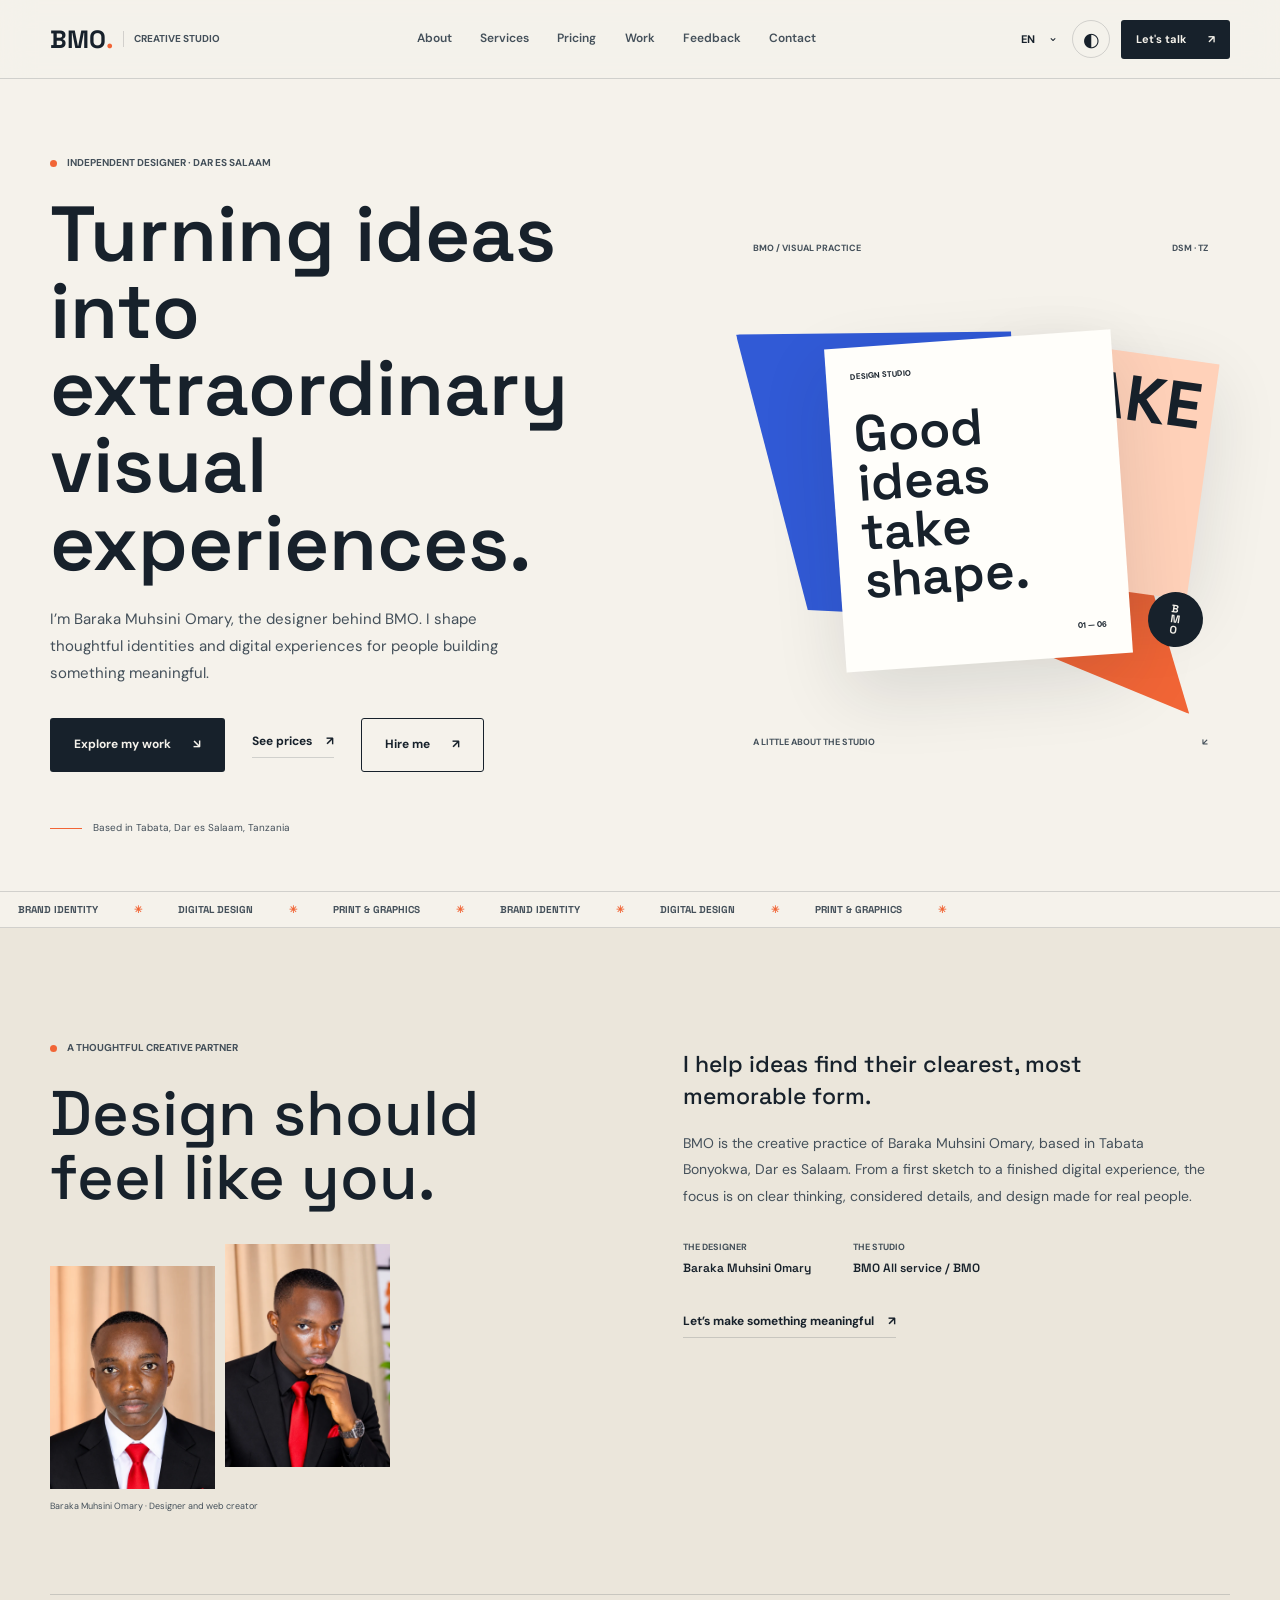
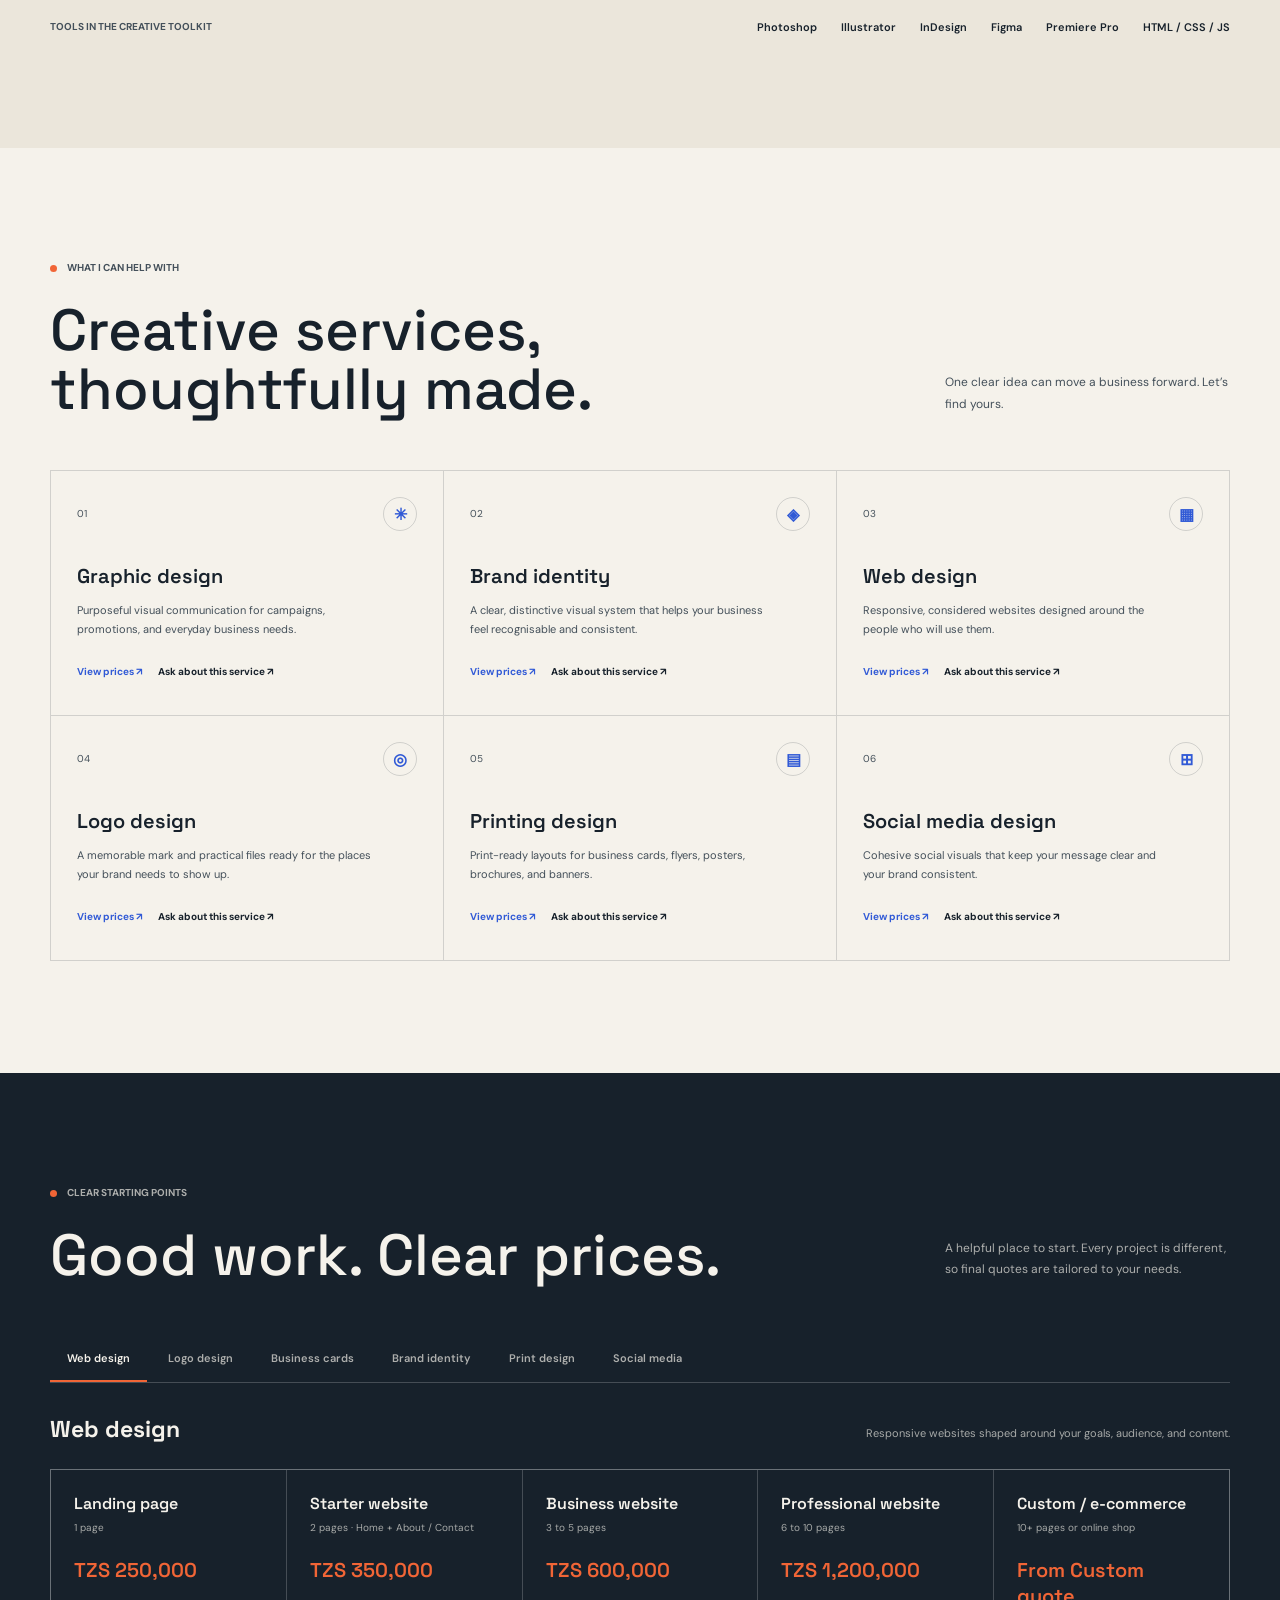
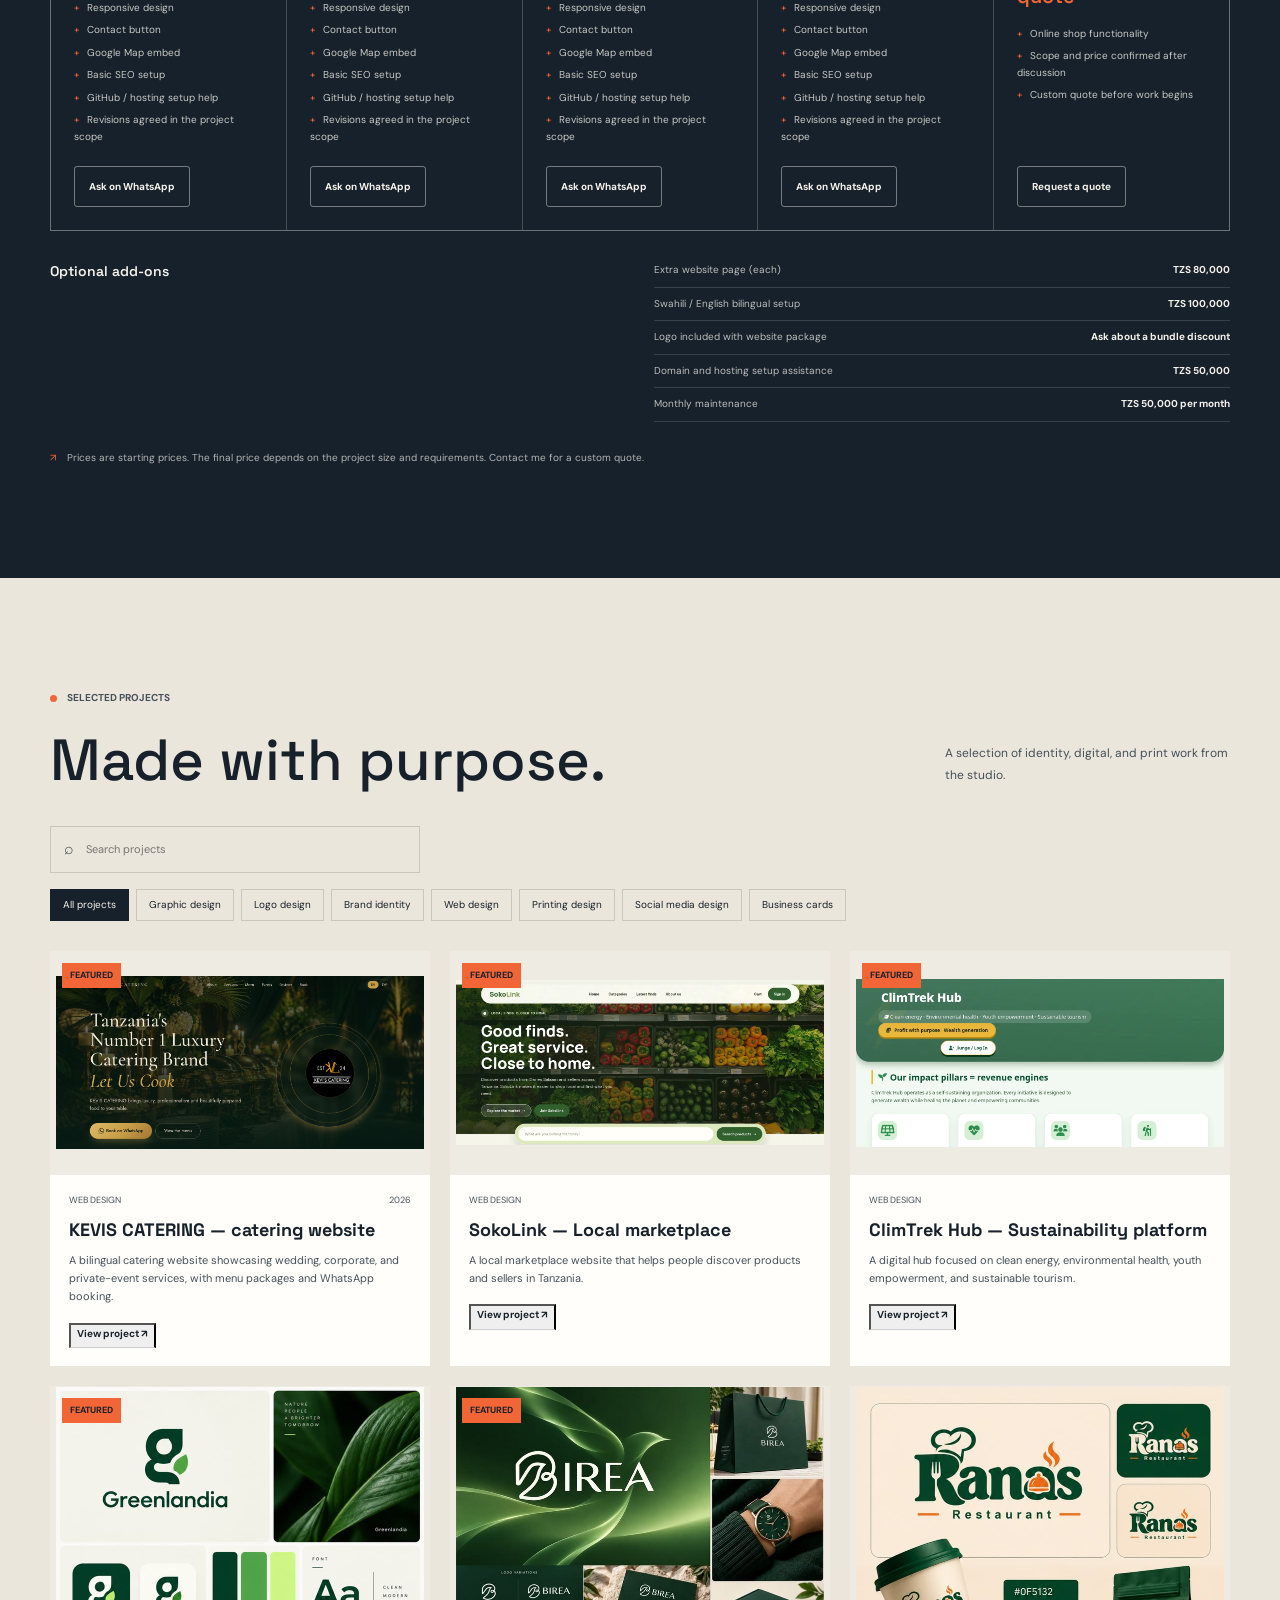
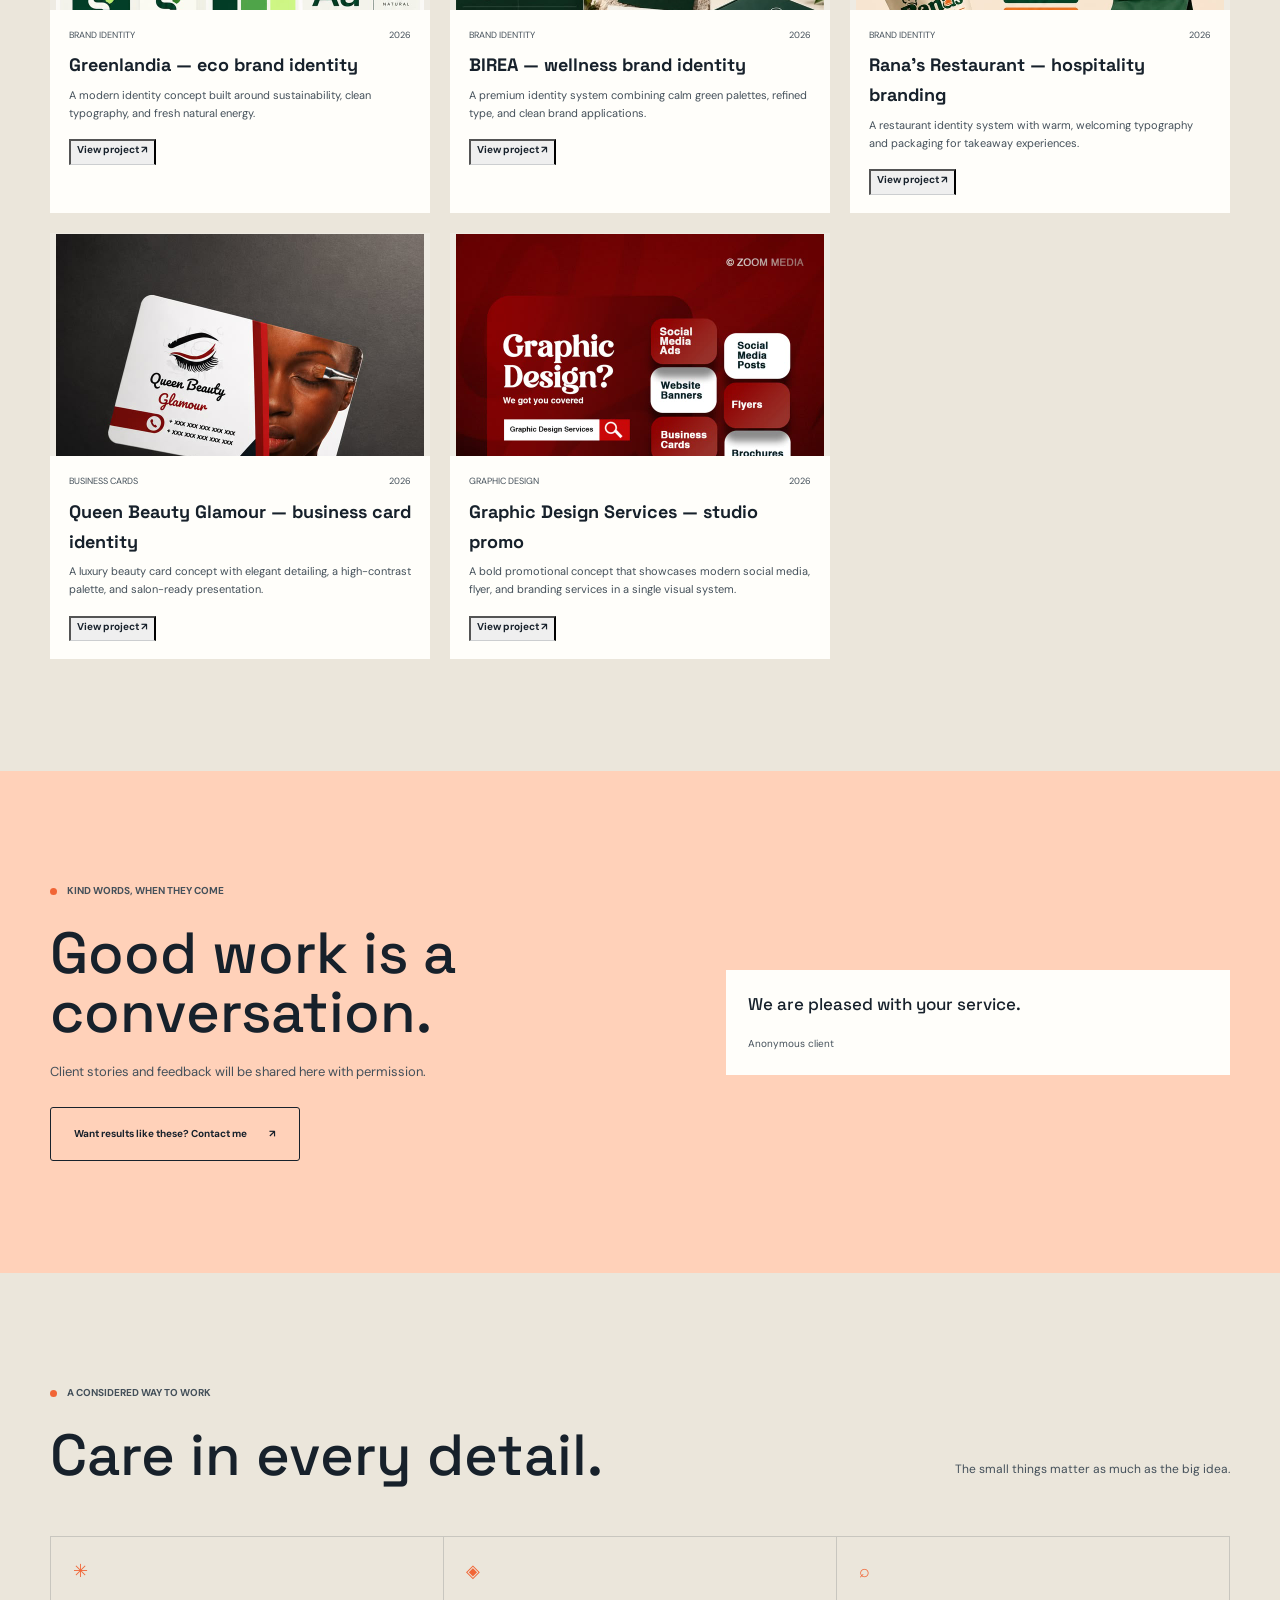
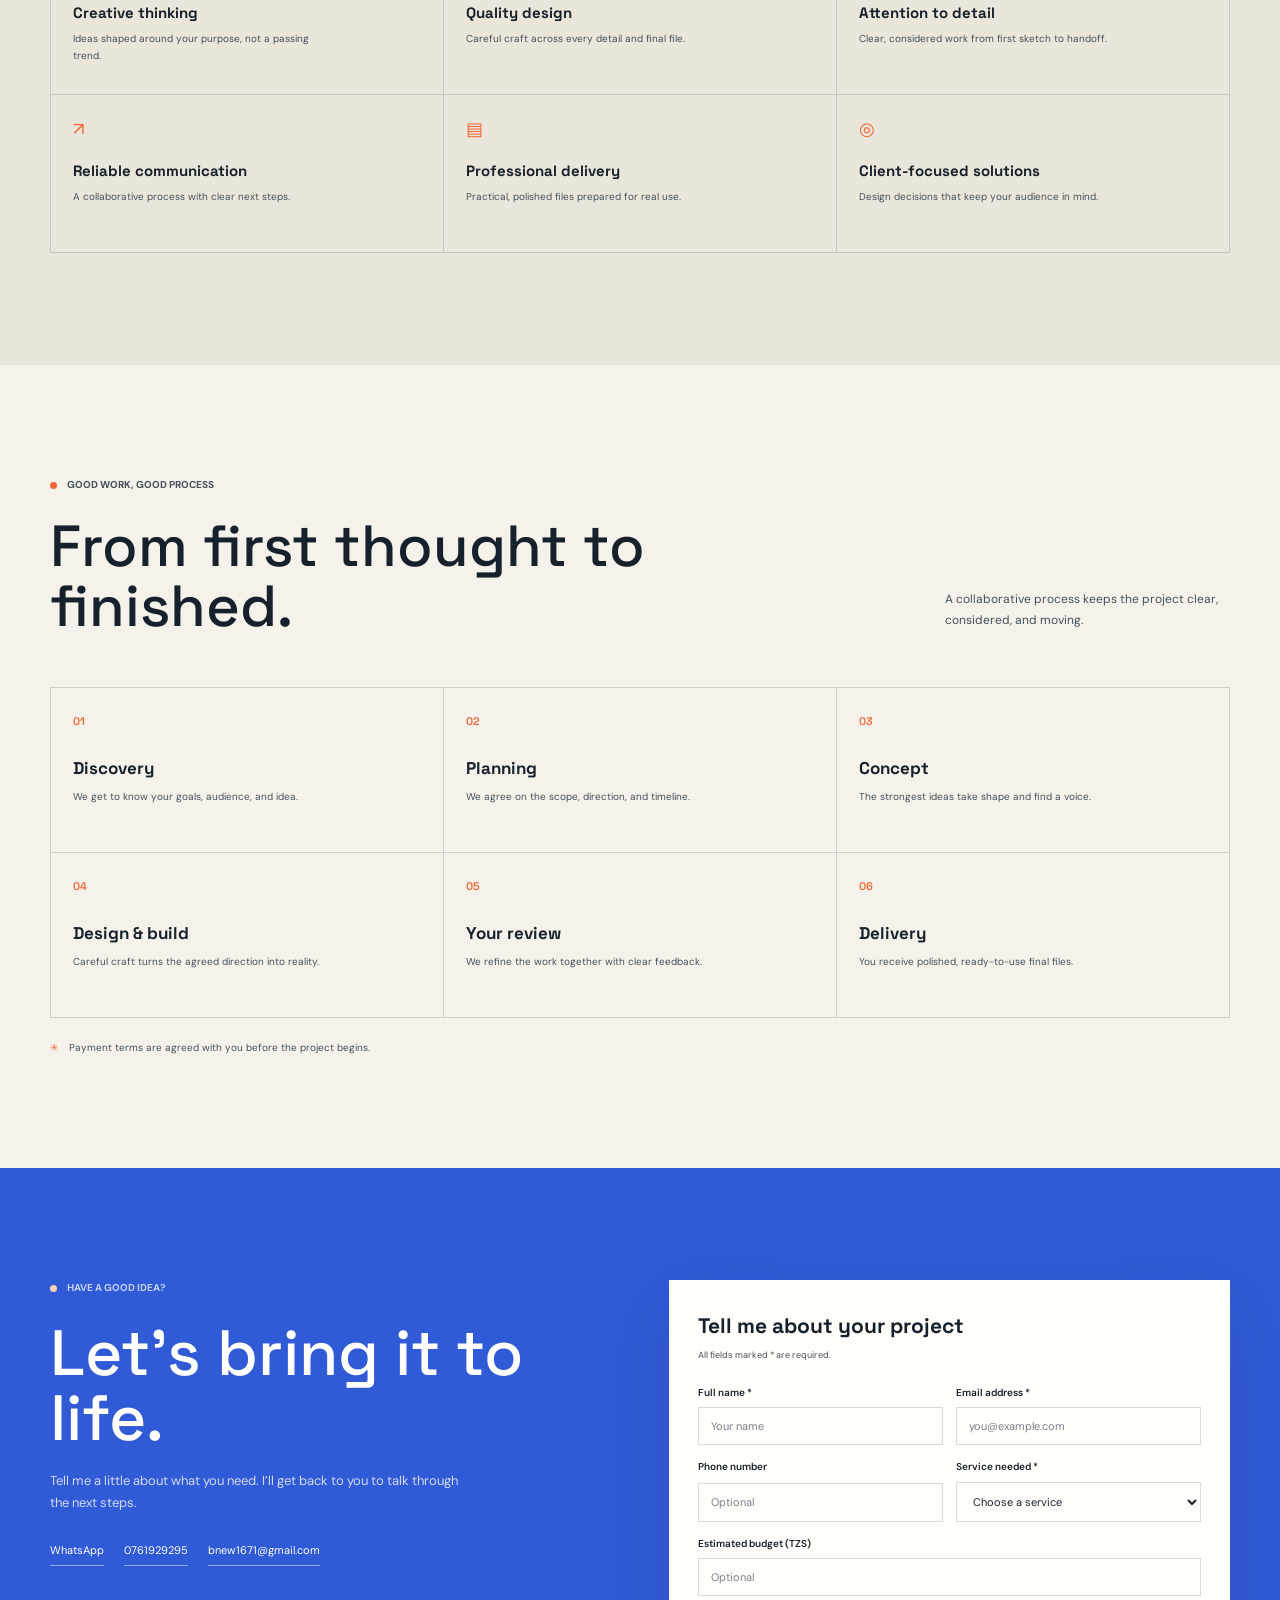
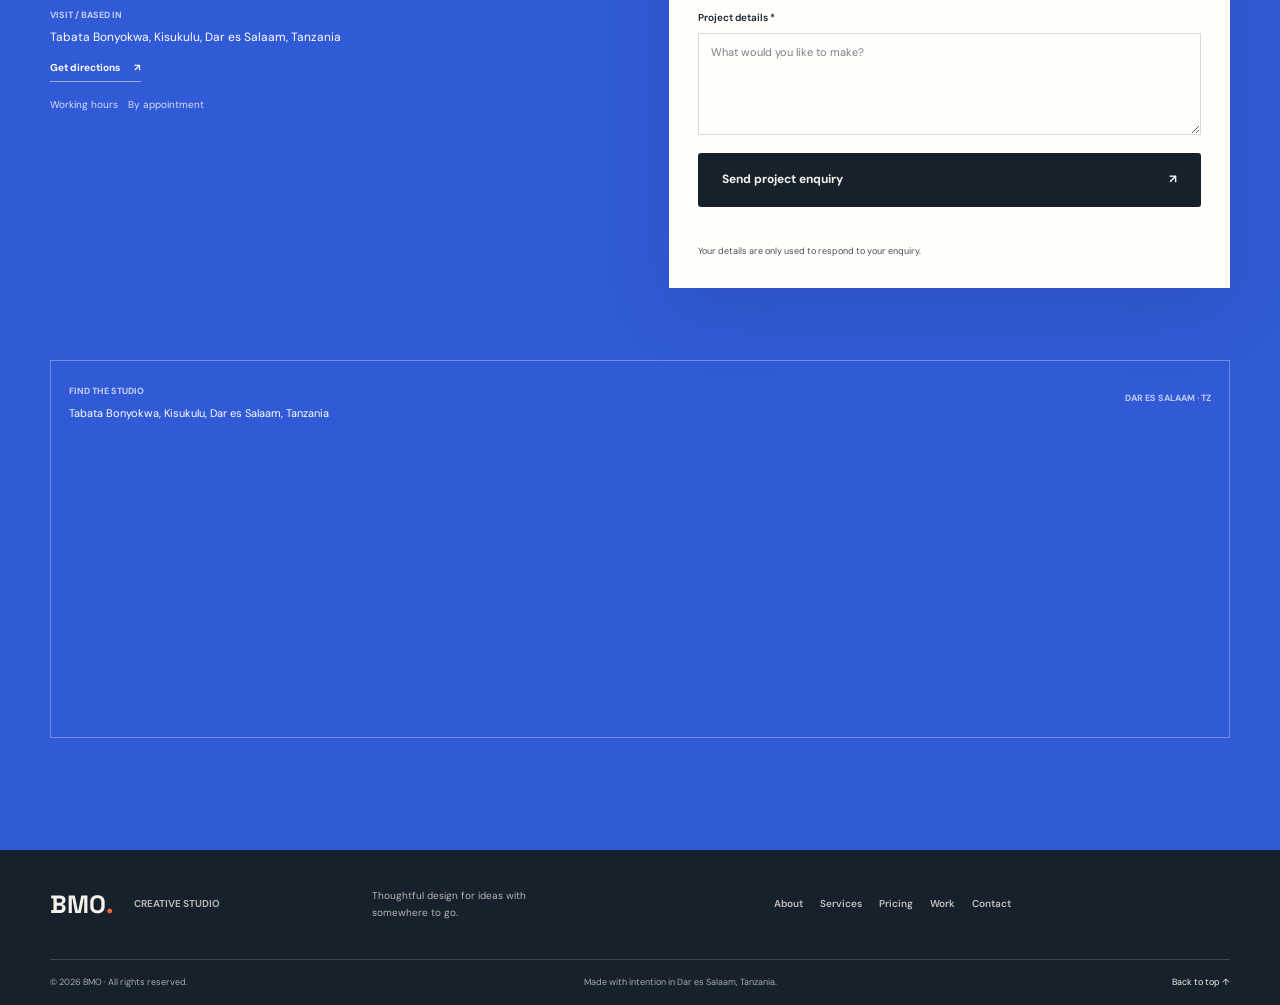
<file: index.html>
<!doctype html>
<html lang="en">
<head>
    <meta charset="utf-8">
    <meta name="viewport" content="width=device-width, initial-scale=1">
    <meta name="theme-color" content="#f5f2eb">
    <meta name="description" content="BMO is the creative practice of Baraka Muhsini Omary, offering graphic design, brand identity, web design and print design in Dar es Salaam, Tanzania.">
    <meta property="og:type" content="website">
    <meta property="og:title" content="BMO Studio | Design with intention">
    <meta property="og:description" content="Creative design and digital experiences by Baraka Muhsini Omary in Dar es Salaam, Tanzania.">
    <meta property="og:image" content="assets/icons/og-cover.svg">
    <title>BMO Studio | Design with intention</title>
    <link rel="icon" href="assets/icons/favicon.svg" type="image/svg+xml">
    <link rel="preconnect" href="https://fonts.googleapis.com">
    <link rel="preconnect" href="https://fonts.gstatic.com" crossorigin>
    <link href="https://fonts.googleapis.com/css2?family=DM+Sans:wght@400;500;600;700&family=Space+Grotesk:wght@400;500;600;700&display=swap" rel="stylesheet">
    <link rel="stylesheet" href="css/style.css">
    <script type="module" src="js/main.js"></script>
</head>
<body>
    <a class="skip-link" href="#main" data-i18n="skip">Skip to content</a>
    <header class="site-header" id="top">
        <div class="header-inner wrap">
            <a class="brand" href="#top" aria-label="BMO Studio home">
                <span class="brand-mark">BMO<span>.</span></span>
                <span class="brand-caption" data-i18n="brand.caption">Creative Studio</span>
            </a>
            <button class="menu-toggle icon-button" type="button" aria-expanded="false" aria-controls="primary-nav" data-i18n-aria-label="nav.menu" title="Open menu">
                <span></span><span></span>
            </button>
            <nav class="primary-nav" id="primary-nav" aria-label="Primary navigation" data-i18n-aria-label="nav.primary">
                <a href="#about" data-i18n="nav.about">About</a>
                <a href="#services" data-i18n="nav.services">Services</a>
                <a href="#pricing" data-i18n="nav.pricing">Pricing</a>
                <a href="#work" data-i18n="nav.work">Work</a>
                <a href="#feedback" data-i18n="nav.feedback">Feedback</a>
                <a href="#contact" data-i18n="nav.contact">Contact</a>
            </nav>
            <div class="header-actions">
                <label class="language-picker">
                    <span class="visually-hidden" data-i18n="nav.language">Language</span>
                    <select id="language-select" data-i18n-aria-label="nav.language">
                        <option value="en">EN</option>
                        <option value="sw">SW</option>
                    </select>
                </label>
                <button class="icon-button theme-toggle" type="button" data-i18n-aria-label="nav.theme" title="Toggle color theme">
                    <span aria-hidden="true">◐</span>
                </button>
                <a class="button button-small button-dark header-cta" href="#contact" data-whatsapp-cta="hello" data-i18n="nav.talk">Let's talk <span aria-hidden="true">↗</span></a>
            </div>
        </div>
    </header>

    <main id="main">
        <section class="hero section-pad" aria-labelledby="hero-title">
            <div class="hero-grid wrap">
                <div class="hero-copy reveal">
                    <p class="eyebrow"><span class="eyebrow-dot"></span><span data-i18n="hero.eyebrow">Independent designer · Dar es Salaam</span></p>
                    <h1 id="hero-title" data-i18n="hero.title">Turning ideas into extraordinary visual experiences.</h1>
                    <p class="hero-intro" data-i18n="hero.intro">I’m Baraka Muhsini Omary, the designer behind BMO. I shape thoughtful identities and digital experiences for people building something meaningful.</p>
                    <div class="hero-actions">
                        <a class="button button-dark" href="#work" data-i18n="hero.explore">Explore my work <span aria-hidden="true">↘</span></a>
                        <a class="text-link" href="#pricing" data-i18n="hero.prices">See prices <span aria-hidden="true">↗</span></a>
                        <a class="button button-outline" href="#contact" data-whatsapp-cta="hello" data-i18n="hero.hire">Hire me <span aria-hidden="true">↗</span></a>
                    </div>
                    <div class="hero-signoff"><span class="signoff-line"></span><span data-i18n="hero.location">Based in Tabata, Dar es Salaam, Tanzania</span></div>
                </div>
                <div class="hero-art reveal" aria-label="BMO graphic design studio brand artwork">
                    <div class="art-topline"><span data-i18n="hero.artTopline">BMO / VISUAL PRACTICE</span><span>DSM · TZ</span></div>
                    <div class="art-shape art-shape-blue"></div>
                    <div class="art-shape art-shape-orange"></div>
                    <div class="art-panel art-panel-back"><span data-i18n="hero.artMake">MAKE</span><span data-i18n="hero.artIt">IT</span></div>
                    <div class="art-panel art-panel-front"><span class="panel-kicker" data-i18n="hero.artKicker">DESIGN STUDIO</span><strong data-i18n="hero.artWords">Good ideas take shape.</strong><span class="panel-index">01 — 06</span></div>
                    <div class="art-stamp">B<br>M<br>O</div>
                    <div class="art-caption"><span data-i18n="hero.artCaption">A little about the studio</span><span aria-hidden="true">↙</span></div>
                </div>
            </div>
            <div class="hero-ribbon" aria-hidden="true"><div class="ribbon-track"><span data-i18n="hero.ribbonBrand">BRAND IDENTITY</span><span class="ribbon-symbol">✳</span><span data-i18n="hero.ribbonDigital">DIGITAL DESIGN</span><span class="ribbon-symbol">✳</span><span data-i18n="hero.ribbonPrint">PRINT &amp; GRAPHICS</span><span class="ribbon-symbol">✳</span><span data-i18n="hero.ribbonBrand">BRAND IDENTITY</span><span class="ribbon-symbol">✳</span><span data-i18n="hero.ribbonDigital">DIGITAL DESIGN</span><span class="ribbon-symbol">✳</span><span data-i18n="hero.ribbonPrint">PRINT &amp; GRAPHICS</span><span class="ribbon-symbol">✳</span></div></div>
        </section>

        <section class="about section-pad" id="about" aria-labelledby="about-title">
            <div class="wrap about-grid">
                <div class="section-heading reveal">
                    <p class="eyebrow"><span class="eyebrow-dot"></span><span data-i18n="about.eyebrow">A thoughtful creative partner</span></p>
                                        <h2 id="about-title" data-i18n="about.title">Design should feel like you.</h2>
                    <figure class="profile-gallery">
                        <img src="assets/images/profile/baraka-muhsini-omary.webp" alt="Baraka Muhsini Omary wearing a black suit and red tie" data-i18n-alt="about.photoAlt">
                        <img src="assets/images/profile/baraka-muhsini-omary-portrait.webp" alt="Portrait of Baraka Muhsini Omary in a black suit" data-i18n-alt="about.photoAlt2">
                        <figcaption data-i18n="about.photoCaption">Baraka Muhsini Omary · Designer and web creator</figcaption>
                    </figure>
                </div>
                <div class="about-copy reveal">
                    <p class="about-lead" data-i18n="about.lead">I help ideas find their clearest, most memorable form.</p>
                    <p data-i18n="about.body">BMO is the creative practice of Baraka Muhsini Omary, based in Tabata Bonyokwa, Dar es Salaam. From a first sketch to a finished digital experience, the focus is on clear thinking, considered details, and design made for real people.</p>
                    <div class="about-meta">
                        <div><span class="meta-label" data-i18n="about.nameLabel">The designer</span><strong>Baraka Muhsini Omary</strong></div>
                        <div><span class="meta-label" data-i18n="about.studioLabel">The studio</span><strong>BMO All service / BMO</strong></div>
                    </div>
                    <a class="text-link" href="#contact" data-i18n="about.cta">Let’s make something meaningful <span aria-hidden="true">↗</span></a>
                </div>
            </div>
            <div class="wrap skill-band reveal">
                <span data-i18n="about.toolsLabel">Tools in the creative toolkit</span>
                <ul aria-label="Design tools"><li>Photoshop</li><li>Illustrator</li><li>InDesign</li><li>Figma</li><li>Premiere Pro</li><li>HTML / CSS / JS</li></ul>
            </div>
        </section>

        <section class="services section-pad" id="services" aria-labelledby="services-title">
            <div class="wrap">
                <div class="section-topline reveal">
                      <div><p class="eyebrow"><span class="eyebrow-dot"></span><span data-i18n="services.eyebrow">What I can help with</span></p><h2 id="services-title" data-i18n="services.title">Creative services, thoughtfully made.</h2></div>
                    <p class="section-aside" data-i18n="services.intro">One clear idea can move a business forward. Let’s find yours.</p>
                </div>
                <div class="service-grid" id="service-list" aria-live="polite"></div>
            </div>
        </section>

        <section class="pricing section-pad" id="pricing" aria-labelledby="pricing-title">
            <div class="wrap">
                <div class="section-topline reveal">
                      <div><p class="eyebrow"><span class="eyebrow-dot"></span><span data-i18n="pricing.eyebrow">Clear starting points</span></p><h2 id="pricing-title" data-i18n="pricing.title">Good work. Clear prices.</h2></div>
                    <p class="section-aside" data-i18n="pricing.intro">A helpful place to start. Every project is different, so final quotes are tailored to your needs.</p>
                </div>
                <div class="pricing-tabs" id="pricing-tabs" role="tablist" aria-label="Pricing categories"></div>
                <div class="pricing-content" id="pricing-content" aria-live="polite"></div>
                <p class="pricing-note"><span aria-hidden="true">↗</span><span data-i18n="pricing.note">Prices are starting prices. The final price depends on the project size and requirements. Contact me for a custom quote.</span></p>
            </div>
        </section>

        <section class="work section-pad" id="work" aria-labelledby="work-title">
            <div class="wrap">
                <div class="section-topline reveal">
                      <div><p class="eyebrow"><span class="eyebrow-dot"></span><span data-i18n="work.eyebrow">Selected projects</span></p><h2 id="work-title" data-i18n="work.title">Made with purpose.</h2></div>
                    <p class="section-aside" data-i18n="work.intro">A selection of identity, digital, and print work from the studio.</p>
                </div>
                <div class="work-controls" id="work-controls" hidden>
                    <label class="search-field"><span class="visually-hidden" data-i18n="work.searchLabel">Search projects</span><span aria-hidden="true">⌕</span><input id="project-search" type="search" data-i18n-placeholder="work.searchPlaceholder" placeholder="Search projects"></label>
                    <div class="filter-list" id="project-filters" aria-label="Filter projects" data-i18n-aria-label="work.filterLabel"></div>
                </div>
                <div class="project-grid" id="project-list" aria-live="polite"></div>
                <div class="empty-state work-empty" id="work-empty"><span class="empty-symbol" aria-hidden="true">✳</span><h3 data-i18n="work.emptyTitle">The portfolio is taking shape.</h3><p data-i18n="work.emptyBody">Real project work will appear here as it is added. In the meantime, tell me what you’re imagining.</p><a class="text-link" href="#contact" data-i18n="work.emptyCta">Start a conversation <span aria-hidden="true">↗</span></a></div>
            </div>
        </section>

        <section class="feedback section-pad" id="feedback" aria-labelledby="feedback-title">
            <div class="wrap feedback-grid">
                <div class="feedback-intro reveal"><p class="eyebrow"><span class="eyebrow-dot"></span><span data-i18n="feedback.eyebrow">Kind words, when they come</span></p><h2 id="feedback-title" data-i18n="feedback.title">Good work is a conversation.</h2><p data-i18n="feedback.intro">Client stories and feedback will be shared here with permission.</p><a class="button button-outline" href="#contact" data-i18n="feedback.cta">Want results like these? Contact me <span aria-hidden="true">↗</span></a></div>
                <div class="feedback-list" id="feedback-list" aria-live="polite"></div>
                <div class="empty-state feedback-empty" id="feedback-empty"><span class="quote-mark" aria-hidden="true">“</span><h3 data-i18n="feedback.emptyTitle">Client feedback coming soon.</h3><p data-i18n="feedback.emptyBody">Only genuine client feedback will appear here.</p></div>
            </div>
        </section>

        <section class="why section-pad" aria-labelledby="why-title">
            <div class="wrap">
                <div class="section-topline reveal"><div><p class="eyebrow"><span class="eyebrow-dot"></span><span data-i18n="why.eyebrow">A considered way to work</span></p><h2 id="why-title" data-i18n="why.title">Care in every detail.</h2></div><p class="section-aside" data-i18n="why.intro">The small things matter as much as the big idea.</p></div>
                <div class="why-grid">
                    <article><span aria-hidden="true">✳</span><h3 data-i18n="why.creative">Creative thinking</h3><p data-i18n="why.creativeBody">Ideas shaped around your purpose, not a passing trend.</p></article>
                    <article><span aria-hidden="true">◈</span><h3 data-i18n="why.quality">Quality design</h3><p data-i18n="why.qualityBody">Careful craft across every detail and final file.</p></article>
                    <article><span aria-hidden="true">⌕</span><h3 data-i18n="why.detail">Attention to detail</h3><p data-i18n="why.detailBody">Clear, considered work from first sketch to handoff.</p></article>
                    <article><span aria-hidden="true">↗</span><h3 data-i18n="why.communication">Reliable communication</h3><p data-i18n="why.communicationBody">A collaborative process with clear next steps.</p></article>
                    <article><span aria-hidden="true">▤</span><h3 data-i18n="why.delivery">Professional delivery</h3><p data-i18n="why.deliveryBody">Practical, polished files prepared for real use.</p></article>
                    <article><span aria-hidden="true">◎</span><h3 data-i18n="why.client">Client-focused solutions</h3><p data-i18n="why.clientBody">Design decisions that keep your audience in mind.</p></article>
                </div>
            </div>
        </section>

        <section class="approach section-pad" aria-labelledby="approach-title">
            <div class="wrap">
                <div class="section-topline reveal"><div><p class="eyebrow"><span class="eyebrow-dot"></span><span data-i18n="approach.eyebrow">Good work, good process</span></p><h2 id="approach-title" data-i18n="approach.title">From first thought to finished.</h2></div><p class="section-aside" data-i18n="approach.intro">A collaborative process keeps the project clear, considered, and moving.</p></div>
                <ol class="process-list">
                    <li><span>01</span><h3 data-i18n="approach.step1">Discovery</h3><p data-i18n="approach.step1Body">We get to know your goals, audience, and idea.</p></li>
                    <li><span>02</span><h3 data-i18n="approach.step2">Planning</h3><p data-i18n="approach.step2Body">We agree on the scope, direction, and timeline.</p></li>
                    <li><span>03</span><h3 data-i18n="approach.step3">Concept</h3><p data-i18n="approach.step3Body">The strongest ideas take shape and find a voice.</p></li>
                    <li><span>04</span><h3 data-i18n="approach.step4">Design &amp; build</h3><p data-i18n="approach.step4Body">Careful craft turns the agreed direction into reality.</p></li>
                    <li><span>05</span><h3 data-i18n="approach.step5">Your review</h3><p data-i18n="approach.step5Body">We refine the work together with clear feedback.</p></li>
                    <li><span>06</span><h3 data-i18n="approach.step6">Delivery</h3><p data-i18n="approach.step6Body">You receive polished, ready-to-use final files.</p></li>
                </ol>
                <p class="payment-note"><span aria-hidden="true">✳</span><span id="payment-note"></span></p>
            </div>
        </section>

        <section class="contact section-pad" id="contact" aria-labelledby="contact-title">
            <div class="wrap contact-grid">
                <div class="contact-copy reveal"><p class="eyebrow"><span class="eyebrow-dot"></span><span data-i18n="contact.eyebrow">Have a good idea?</span></p><h2 id="contact-title" data-i18n="contact.title">Let’s bring it to life.</h2><p data-i18n="contact.intro">Tell me a little about what you need. I’ll get back to you to talk through the next steps.</p><div class="contact-links" id="contact-links"></div><div class="location-block"><span class="meta-label" data-i18n="contact.locationLabel">Visit / based in</span><p id="address-text"></p><a class="text-link" id="directions-link" target="_blank" rel="noopener noreferrer" data-i18n="contact.directions">Get directions <span aria-hidden="true">↗</span></a><p class="hours-line"><span data-i18n="contact.hoursLabel">Working hours</span><span id="working-hours"></span></p></div></div>
                <form class="contact-form reveal" id="contact-form" novalidate>
                    <div class="form-heading"><h3 data-i18n="contact.formTitle">Tell me about your project</h3><span data-i18n="contact.formNote">All fields marked * are required.</span></div>
                    <div class="form-row"><label><span data-i18n="contact.name">Full name *</span><input name="name" autocomplete="name" required minlength="2" data-i18n-placeholder="contact.namePlaceholder" placeholder="Your name"></label><label><span data-i18n="contact.email">Email address *</span><input name="email" type="email" autocomplete="email" required data-i18n-placeholder="contact.emailPlaceholder" placeholder="you@example.com"></label></div>
                    <div class="form-row"><label><span data-i18n="contact.phone">Phone number</span><input name="phone" type="tel" autocomplete="tel" data-i18n-placeholder="contact.phonePlaceholder" placeholder="Optional"></label><label><span data-i18n="contact.service">Service needed *</span><select name="service" id="contact-service" required><option value="" data-i18n="contact.servicePlaceholder">Choose a service</option></select></label></div>
                    <label><span data-i18n="contact.budget">Estimated budget (TZS)</span><input name="budget" type="number" min="0" step="1000" inputmode="numeric" data-i18n-placeholder="contact.budgetPlaceholder" placeholder="Optional"></label>
                    <label><span data-i18n="contact.message">Project details *</span><textarea name="message" required minlength="10" rows="4" data-i18n-placeholder="contact.messagePlaceholder" placeholder="What would you like to make?"></textarea></label>
                    <div class="honeypot" aria-hidden="true"><label>Leave this field empty<input name="website" tabindex="-1" autocomplete="off"></label></div>
                    <button class="button button-dark form-submit" type="submit"><span data-i18n="contact.submit">Send project enquiry</span><span aria-hidden="true">↗</span></button>
                    <p class="form-status" id="form-status" role="status" aria-live="polite"></p>
                    <p class="form-privacy" data-i18n="contact.privacy">Your details are only used to respond to your enquiry.</p>
                </form>
            </div>
            <div class="wrap map-wrap reveal"><div class="map-heading"><div><span class="meta-label" data-i18n="contact.findMe">Find the studio</span><p id="map-address"></p></div><span class="map-coordinates" data-i18n="contact.mapLabel">DAR ES SALAAM · TZ</span></div><iframe id="location-map" title="Map showing the studio address" data-i18n-aria-label="contact.mapTitle" loading="lazy" referrerpolicy="no-referrer-when-downgrade" src="https://www.google.com/maps?q=Tabata%20Bonyokwa%2C%20Kisukulu%2C%20Dar%20es%20Salaam%2C%20Tanzania&output=embed"></iframe></div>
        </section>
    </main>

    <footer class="site-footer">
        <div class="wrap footer-main"><a class="brand footer-brand" href="#top"><span class="brand-mark">BMO<span>.</span></span><span class="brand-caption" data-i18n="brand.caption">Creative Studio</span></a><p data-i18n="footer.tagline">Thoughtful design for ideas with somewhere to go.</p><nav class="footer-nav" aria-label="Footer navigation" data-i18n-aria-label="nav.footer"><a href="#about" data-i18n="nav.about">About</a><a href="#services" data-i18n="nav.services">Services</a><a href="#pricing" data-i18n="nav.pricing">Pricing</a><a href="#work" data-i18n="nav.work">Work</a><a href="#contact" data-i18n="nav.contact">Contact</a></nav><div class="social-links" id="social-links"></div></div>
        <div class="wrap footer-bottom"><span>© <span id="copyright-year"></span> BMO · <span data-i18n="footer.rights">All rights reserved.</span></span><span data-i18n="footer.madeIn">Made with intention in Dar es Salaam, Tanzania.</span><a href="#top" class="back-top" data-i18n="footer.top">Back to top ↑</a></div>
    </footer>

    <dialog class="project-dialog" id="project-dialog" aria-labelledby="dialog-title"><button class="dialog-close icon-button" type="button" aria-label="Close project details" data-i18n-aria-label="dialog.close">×</button><div class="dialog-body" id="dialog-body"></div></dialog>
    <dialog class="lightbox-dialog" id="lightbox-dialog" aria-label="Image preview" data-i18n-aria-label="dialog.imagePreview"><button class="dialog-close icon-button" type="button" aria-label="Close image preview" data-i18n-aria-label="dialog.close">×</button><img id="lightbox-image" alt=""></dialog>
</body>
</html>
</file>
<file: css/style.css>
:root {
  color-scheme: light;
  --ink: #17212b;
  --ink-soft: #44505a;
  --paper: #f5f2eb;
  --paper-deep: #ebe6db;
  --white: #fffefa;
  --blue: #315ad6;
  --blue-deep: #243f9b;
  --orange: #f16536;
  --orange-pale: #ffd1b9;
  --line: rgba(23, 33, 43, .16);
  --surface: #eeebe3;
  --shadow: 0 24px 70px rgba(23, 33, 43, .12);
  --font-display: "Space Grotesk", "Trebuchet MS", sans-serif;
  --font-body: "DM Sans", "Segoe UI", sans-serif;
  --wrap: 1180px;
}

:root[data-theme="dark"] {
  color-scheme: dark;
  --ink: #f4f1e9;
  --ink-soft: #c3c4c0;
  --paper: #19222b;
  --paper-deep: #202c36;
  --white: #222d37;
  --blue: #91aaff;
  --blue-deep: #aec0ff;
  --orange: #ff916b;
  --orange-pale: #674333;
  --line: rgba(244, 241, 233, .17);
  --surface: #25313b;
  --shadow: 0 24px 70px rgba(0, 0, 0, .28);
}

* { box-sizing: border-box; }
html { scroll-behavior: smooth; scroll-padding-top: 88px; }
body { margin: 0; background: var(--paper); color: var(--ink); font-family: var(--font-body); font-size: 16px; line-height: 1.65; transition: background .25s ease, color .25s ease; }
body, button, input, select, textarea { font-family: var(--font-body); }
button, input, select, textarea { color: inherit; }
button, a, select { -webkit-tap-highlight-color: transparent; }
a { color: inherit; text-decoration: none; }
button { font: inherit; }
img { display: block; max-width: 100%; }
::selection { color: #fff; background: var(--blue); }
:focus-visible { outline: 3px solid var(--orange); outline-offset: 4px; }
.wrap { width: min(var(--wrap), calc(100% - 64px)); margin-inline: auto; }
.section-pad { padding-block: 112px; }
.visually-hidden { position: absolute; width: 1px; height: 1px; padding: 0; margin: -1px; overflow: hidden; clip: rect(0, 0, 0, 0); white-space: nowrap; border: 0; }
.skip-link { position: fixed; z-index: 20; top: 8px; left: 8px; padding: 10px 16px; transform: translateY(-160%); background: var(--ink); color: var(--paper); }
.skip-link:focus { transform: none; }
.site-header { position: sticky; z-index: 10; top: 0; border-bottom: 1px solid var(--line); background: color-mix(in srgb, var(--paper) 91%, transparent); backdrop-filter: blur(16px); }
.header-inner { min-height: 78px; display: flex; align-items: center; justify-content: space-between; gap: 30px; }
.brand { display: inline-flex; align-items: center; gap: 10px; min-width: max-content; }
.brand-mark { font: 700 25px/1 var(--font-display); letter-spacing: 0; }
.brand-mark > span { color: var(--orange); }
.brand-caption { padding-left: 10px; border-left: 1px solid var(--line); color: var(--ink-soft); font-size: 10px; font-weight: 700; letter-spacing: 0; text-transform: uppercase; }
.primary-nav, .header-actions { display: flex; align-items: center; }
.primary-nav { gap: clamp(14px, 2.2vw, 29px); }
.primary-nav a, .footer-nav a { color: var(--ink-soft); font-size: 12px; font-weight: 600; transition: color .2s ease; }
.primary-nav a:hover, .footer-nav a:hover { color: var(--orange); }
.header-actions { gap: 11px; }
.language-picker select { appearance: none; min-width: 48px; padding: 8px 18px 8px 8px; border: 0; background: transparent; font-size: 11px; font-weight: 700; cursor: pointer; }
.language-picker { position: relative; }
.language-picker::after { position: absolute; right: 3px; top: 50%; content: "⌄"; transform: translateY(-55%); pointer-events: none; font-size: 12px; }
.icon-button { display: inline-grid; place-items: center; width: 38px; height: 38px; padding: 0; border: 1px solid var(--line); border-radius: 50%; background: transparent; color: var(--ink); cursor: pointer; font-size: 19px; line-height: 1; transition: background .2s ease, transform .2s ease; }
.icon-button:hover { background: var(--paper-deep); transform: rotate(7deg); }
.menu-toggle { display: none; }
.button { display: inline-flex; align-items: center; justify-content: center; gap: 22px; min-height: 54px; padding: 0 23px; border: 1px solid transparent; border-radius: 3px; font-size: 12px; font-weight: 700; transition: transform .2s ease, background .2s ease, color .2s ease; cursor: pointer; }
.button:hover { transform: translateY(-3px); }
.button-dark { background: var(--ink); color: var(--paper); }
.button-dark:hover { background: var(--blue); color: #fff; }
.button-small { min-height: 39px; padding-inline: 14px; font-size: 11px; }
.button-outline { border-color: var(--ink); color: var(--ink); }
.button-outline:hover { background: var(--ink); color: var(--paper); }
.text-link { display: inline-flex; align-items: center; gap: 14px; border-bottom: 1px solid var(--line); padding-bottom: 5px; font-size: 12px; font-weight: 700; transition: gap .2s ease, color .2s ease; }
.text-link:hover { gap: 20px; color: var(--blue); }

.hero { position: relative; overflow: hidden; padding-top: 76px; padding-bottom: 92px; }
.hero-grid { display: grid; grid-template-columns: 1fr .86fr; align-items: center; gap: 8.5%; min-height: 530px; }
.hero-copy { position: relative; z-index: 1; max-width: 620px; }
.eyebrow { display: flex; align-items: center; gap: 10px; margin: 0 0 24px; color: var(--ink-soft); font-size: 10px; font-weight: 700; letter-spacing: 0; text-transform: uppercase; }
.eyebrow-dot { width: 7px; height: 7px; border-radius: 50%; background: var(--orange); }
h1, h2, h3, p { margin-top: 0; }
h1, h2, h3 { font-family: var(--font-display); letter-spacing: 0; }
.hero h1 { max-width: 700px; margin-bottom: 24px; font-size: clamp(48px, 6.1vw, 82px); line-height: .99; font-weight: 600; }
.hero-intro { max-width: 475px; margin-bottom: 31px; color: var(--ink-soft); font-size: 15px; line-height: 1.8; }
.hero-actions { display: flex; align-items: center; gap: 27px; }
.hero-signoff { display: flex; align-items: center; gap: 11px; margin-top: 48px; color: var(--ink-soft); font-size: 10px; }
.signoff-line { width: 32px; height: 1px; background: var(--orange); }
.hero-art { position: relative; width: 100%; max-width: 455px; aspect-ratio: .9; margin: 0 auto; isolation: isolate; }
.art-topline, .art-caption { position: absolute; z-index: 4; left: 0; right: 0; display: flex; justify-content: space-between; color: var(--ink-soft); font: 700 9px/1.2 var(--font-body); letter-spacing: 0; }
.art-topline { top: 0; }
.art-caption { bottom: 1px; align-items: center; text-transform: uppercase; }
.art-shape { position: absolute; z-index: -1; }
.art-shape-blue { top: 14%; left: 1%; width: 60%; aspect-ratio: .85; background: var(--blue); clip-path: polygon(0 0, 100% 11%, 86% 100%, 12% 88%); transform: rotate(-8deg); }
.art-shape-orange { right: 0; bottom: 10%; width: 44%; aspect-ratio: 1; background: var(--orange); clip-path: polygon(50% 0, 100% 100%, 0 78%); transform: rotate(10deg); }
.art-panel { position: absolute; display: flex; flex-direction: column; justify-content: space-between; box-shadow: var(--shadow); }
.art-panel-back { top: 21%; right: 1%; width: 45%; height: 47%; padding: 20px; background: var(--orange-pale); color: var(--ink); transform: rotate(8deg); }
.art-panel-back span { font: 700 clamp(38px, 5vw, 64px)/.8 var(--font-display); }
.art-panel-front { top: 19%; left: 18%; width: 63%; height: 64%; padding: 23px 24px; background: var(--white); transform: rotate(-4deg); }
.panel-kicker, .panel-index { font-size: 8px; font-weight: 700; letter-spacing: 0; }
.art-panel-front strong { font: 600 clamp(31px, 4vw, 53px)/.95 var(--font-display); }
.art-panel-front strong i { color: var(--blue); font-style: normal; }
.panel-index { text-align: right; }
.art-stamp { position: absolute; z-index: 3; right: 1%; bottom: 20%; display: grid; place-items: center; width: 55px; aspect-ratio: 1; border-radius: 50%; background: var(--ink); color: var(--paper); font: 700 11px/.95 var(--font-display); transform: rotate(8deg); }
.hero-ribbon { position: absolute; right: 0; bottom: 0; left: 0; overflow: hidden; border-top: 1px solid var(--line); border-bottom: 1px solid var(--line); padding: 10px 0; color: var(--ink-soft); white-space: nowrap; }
.ribbon-track { width: max-content; animation: marquee 24s linear infinite; font: 700 10px/1.5 var(--font-display); letter-spacing: 0; }
.ribbon-track span { padding-inline: 18px; }
.ribbon-track .ribbon-symbol { color: var(--orange); }

.about { background: var(--paper-deep); }
.about-grid { display: grid; grid-template-columns: .9fr 1fr; gap: 12%; align-items: start; }
.section-heading h2, .section-topline h2, .feedback-intro h2, .contact-copy h2 { max-width: 680px; margin-bottom: 0; font-size: clamp(39px, 5vw, 63px); line-height: 1.02; font-weight: 500; }
.section-heading h2 em, .section-topline h2 em, .feedback-intro h2 em, .contact-copy h2 em { color: var(--blue); font-style: normal; }
.about-copy { padding-top: 9px; }
.profile-gallery { display: grid; grid-template-columns: 1fr 1fr; align-items: end; gap: 10px; width: min(100%, 340px); margin: 35px 0 0; }
.profile-gallery img { width: 100%; aspect-ratio: .74; object-fit: cover; background: var(--surface); }
.profile-gallery img:first-child { object-position: center 25%; }
.profile-gallery img:nth-child(2) { margin-bottom: 22px; object-position: center 25%; }
.profile-gallery figcaption { grid-column: 1 / -1; margin-top: 0; color: var(--ink-soft); font-size: 9px; }
.about-lead { max-width: 510px; margin-bottom: 18px; font: 500 23px/1.35 var(--font-display); }
.about-copy > p:not(.about-lead) { max-width: 525px; margin-bottom: 26px; color: var(--ink-soft); font-size: 14px; line-height: 1.9; }
.about-meta { display: flex; gap: 42px; margin: 31px 0; }
.about-meta > div { display: grid; gap: 5px; }
.meta-label { color: var(--ink-soft); font-size: 9px; font-weight: 700; letter-spacing: 0; text-transform: uppercase; }
.about-meta strong { font: 600 12px var(--font-display); }
.skill-band { display: flex; align-items: center; justify-content: space-between; gap: 24px; margin-top: 80px; padding-top: 23px; border-top: 1px solid var(--line); color: var(--ink-soft); font-size: 10px; }
.skill-band > span { font-weight: 700; text-transform: uppercase; }
.skill-band ul { display: flex; flex-wrap: wrap; gap: 10px 24px; margin: 0; padding: 0; list-style: none; color: var(--ink); font-size: 11px; font-weight: 600; }

.services { background: var(--paper); }
.section-topline { display: flex; align-items: end; justify-content: space-between; gap: 50px; margin-bottom: 51px; }
.section-topline h2 { font-size: clamp(38px, 4.7vw, 58px); }
.section-aside { max-width: 285px; margin: 0 0 4px; color: var(--ink-soft); font-size: 12px; line-height: 1.8; }
.service-grid { display: grid; grid-template-columns: repeat(3, 1fr); border-top: 1px solid var(--line); border-left: 1px solid var(--line); }
.service-card { position: relative; min-height: 245px; padding: 26px; border-right: 1px solid var(--line); border-bottom: 1px solid var(--line); transition: background .25s ease; }
.service-card:hover { background: var(--white); }
.service-number { display: flex; align-items: center; justify-content: space-between; color: var(--ink-soft); font-size: 10px; }
.service-icon { display: grid; place-items: center; width: 34px; aspect-ratio: 1; border: 1px solid var(--line); border-radius: 50%; color: var(--blue); font: 600 16px var(--font-display); }
.service-card h3 { margin: 29px 0 8px; font-size: 20px; font-weight: 600; }
.service-card p { max-width: 295px; min-height: 44px; margin-bottom: 19px; color: var(--ink-soft); font-size: 11px; line-height: 1.7; }
.service-links { display: flex; flex-wrap: wrap; gap: 15px; }
.service-links a { font-size: 10px; font-weight: 700; }
.service-links a:first-child { color: var(--blue); }
.service-links a:hover { color: var(--orange); }

.pricing { background: var(--ink); color: var(--paper); }
.pricing .eyebrow, .pricing .section-aside { color: color-mix(in srgb, var(--paper) 68%, transparent); }
.pricing .eyebrow-dot { background: var(--orange); }
.pricing .section-topline h2 em { color: var(--orange); }
.pricing-tabs { display: flex; gap: 4px; margin-bottom: 28px; overflow-x: auto; border-bottom: 1px solid rgba(255,255,255,.2); scrollbar-width: thin; }
.pricing-tabs button { flex: 0 0 auto; padding: 13px 17px; border: 0; border-bottom: 2px solid transparent; background: transparent; color: color-mix(in srgb, var(--paper) 68%, transparent); font-size: 11px; font-weight: 600; cursor: pointer; }
.pricing-tabs button[aria-selected="true"] { border-color: var(--orange); color: var(--paper); }
.pricing-content { min-height: 230px; }
.pricing-category-heading { display: flex; align-items: baseline; justify-content: space-between; gap: 20px; margin-bottom: 20px; }
.pricing-category-heading h3 { margin: 0; font-size: 23px; }
.pricing-category-heading p { max-width: 490px; margin: 0; color: color-mix(in srgb, var(--paper) 65%, transparent); font-size: 11px; }
.package-grid { display: grid; grid-template-columns: repeat(auto-fit, minmax(205px, 1fr)); gap: 1px; background: rgba(255,255,255,.2); border: 1px solid rgba(255,255,255,.2); }
.package-card { display: flex; flex-direction: column; align-items: start; min-height: 258px; padding: 23px; background: var(--ink); }
.package-card h4 { margin: 0 0 6px; font: 600 16px var(--font-display); }
.package-subtitle { min-height: 18px; margin: 0 0 19px; color: color-mix(in srgb, var(--paper) 65%, transparent); font-size: 10px; }
.package-price { margin: 0 0 17px; color: var(--orange); font: 600 20px var(--font-display); }
.package-card ul { display: grid; gap: 6px; margin: 0 0 21px; padding: 0; list-style: none; color: color-mix(in srgb, var(--paper) 80%, transparent); font-size: 10px; }
.package-card li::before { content: "+"; padding-right: 7px; color: var(--orange); }
.package-card .button { min-height: 41px; margin-top: auto; padding-inline: 14px; border-color: rgba(255,255,255,.4); color: var(--paper); font-size: 10px; }
.package-card .button:hover { background: var(--orange); border-color: var(--orange); color: var(--ink); }
.pricing-extras { display: grid; grid-template-columns: 1fr 1fr; gap: 28px; margin-top: 31px; }
.pricing-extras h4 { margin: 0 0 12px; font: 600 14px var(--font-display); }
.pricing-extras ul { display: grid; gap: 8px; margin: 0; padding: 0; list-style: none; }
.pricing-extras li { display: flex; justify-content: space-between; gap: 12px; border-bottom: 1px solid rgba(255,255,255,.14); padding: 0 0 8px; color: color-mix(in srgb, var(--paper) 75%, transparent); font-size: 10px; }
.pricing-extras li strong { color: var(--paper); white-space: nowrap; }
.pricing-note { display: flex; gap: 11px; max-width: 760px; margin: 28px 0 0; color: color-mix(in srgb, var(--paper) 70%, transparent); font-size: 10px; }
.pricing-note > span:first-child { color: var(--orange); }
.gallery-empty { margin: 24px 0 0; border-top: 1px solid rgba(255,255,255,.2); padding-top: 15px; color: color-mix(in srgb, var(--paper) 70%, transparent); font-size: 10px; }
.sample-gallery { display: grid; grid-template-columns: repeat(auto-fit, minmax(160px, 1fr)); gap: 12px; margin-top: 25px; }
.sample-image { overflow: hidden; aspect-ratio: 1.25; border: 0; padding: 0; background: var(--surface); cursor: zoom-in; }
.sample-image img { width: 100%; height: 100%; object-fit: cover; }

.work { background: var(--paper-deep); }
.work-controls { display: flex; flex-direction: column; gap: 16px; margin: -15px 0 30px; }
.search-field { display: flex; align-items: center; gap: 10px; width: min(100%, 370px); padding: 9px 13px; border: 1px solid var(--line); color: var(--ink-soft); }
.search-field input { width: 100%; border: 0; outline: 0; background: transparent; font-size: 11px; }
.filter-list { display: flex; flex-wrap: wrap; gap: 7px; }
.filter-list button { padding: 7px 12px; border: 1px solid var(--line); background: transparent; font-size: 10px; cursor: pointer; }
.filter-list button[aria-pressed="true"] { border-color: var(--ink); background: var(--ink); color: var(--paper); }
.project-grid { display: grid; grid-template-columns: repeat(3, 1fr); gap: 20px; }
.project-card { background: var(--white); animation: rise-in .35s ease both; }
.project-image-button { position: relative; display: grid; place-items: center; width: 100%; aspect-ratio: 1.7; overflow: hidden; border: 0; background: var(--surface); cursor: pointer; }
.project-image-button img { width: 100%; height: 100%; object-fit: cover; transition: transform .4s ease; }
.project-image-button img.project-image-contain { object-fit: contain; }
.project-image-button:hover img { transform: scale(1.035); }
.project-featured { position: absolute; top: 12px; left: 12px; padding: 5px 8px; background: var(--orange); color: #17212b; font-size: 9px; font-weight: 700; text-transform: uppercase; }
.project-copy { padding: 18px 19px; }
.project-meta { display: flex; justify-content: space-between; gap: 12px; color: var(--ink-soft); font-size: 9px; text-transform: uppercase; }
.project-copy h3 { margin: 8px 0 6px; font-size: 18px; }
.project-copy p { margin: 0 0 13px; color: var(--ink-soft); font-size: 11px; }
.project-copy .text-link { font-size: 10px; }
.empty-state { text-align: center; }
.work-empty { max-width: 480px; margin: 24px auto 0; padding: 25px; }
.empty-symbol { color: var(--orange); font-size: 30px; }
.empty-state h3 { margin: 10px 0 8px; font-size: 20px; }
.empty-state p { margin: 0 auto 17px; color: var(--ink-soft); font-size: 12px; }
.work-empty .text-link { font-size: 10px; }

.feedback { background: var(--orange-pale); }
.feedback-grid { display: grid; grid-template-columns: 1.05fr .95fr; align-items: center; gap: 10%; }
.feedback-intro h2 { font-size: clamp(39px, 4.7vw, 58px); }
.feedback-intro > p:not(.eyebrow) { max-width: 390px; margin: 19px 0 25px; color: var(--ink-soft); font-size: 13px; }
.feedback-intro .button { font-size: 10px; }
.feedback-empty { position: relative; padding: 42px; border: 1px solid color-mix(in srgb, var(--ink) 25%, transparent); text-align: left; }
.quote-mark { position: absolute; top: 0; right: 25px; color: var(--orange); font: 700 90px/.9 var(--font-display); }
.feedback-empty h3 { max-width: 250px; margin-top: 33px; font-size: 25px; }
.feedback-empty p { max-width: 260px; margin-inline: 0; }
.feedback-list { display: grid; grid-template-columns: repeat(auto-fit, minmax(220px, 1fr)); gap: 15px; }
.testimonial-card { padding: 22px; background: var(--white); }
.testimonial-card blockquote { margin: 0 0 20px; font: 500 17px/1.45 var(--font-display); }
.testimonial-card p { margin: 0; color: var(--ink-soft); font-size: 10px; }

.why { background: var(--paper-deep); }
.why-grid { display: grid; grid-template-columns: repeat(3, minmax(0, 1fr)); border-top: 1px solid var(--line); border-left: 1px solid var(--line); }
.why-grid article { min-height: 158px; padding: 20px 22px; border-right: 1px solid var(--line); border-bottom: 1px solid var(--line); }
.why-grid article > span { color: var(--orange); font-size: 18px; }
.why-grid h3 { margin: 14px 0 5px; font-size: 15px; overflow-wrap: anywhere; }
.why-grid p { max-width: 260px; margin: 0; color: var(--ink-soft); font-size: 10px; line-height: 1.7; }

.approach { background: var(--paper); }
.process-list { display: grid; grid-template-columns: repeat(3, 1fr); margin: 0; padding: 0; border-top: 1px solid var(--line); border-left: 1px solid var(--line); list-style: none; }
.process-list li { min-height: 165px; padding: 19px 22px; border-right: 1px solid var(--line); border-bottom: 1px solid var(--line); }
.process-list li > span { color: var(--orange); font: 600 11px var(--font-display); }
.process-list h3 { margin: 21px 0 6px; font-size: 17px; }
.process-list p { max-width: 260px; margin: 0; color: var(--ink-soft); font-size: 10px; line-height: 1.7; }
.payment-note { display: flex; gap: 11px; margin: 22px 0 0; color: var(--ink-soft); font-size: 10px; }
.payment-note span:first-child { color: var(--orange); }

.contact { background: var(--blue); color: #fff; }
.contact .eyebrow, .contact .section-aside, .contact .meta-label { color: rgba(255,255,255,.72); }
.contact .eyebrow-dot { background: var(--orange-pale); }
.contact-copy h2 { font-size: clamp(43px, 5vw, 65px); }
.contact-copy h2 em { color: var(--orange-pale); }
.contact-copy > p:not(.eyebrow) { max-width: 410px; margin: 19px 0 28px; color: rgba(255,255,255,.78); font-size: 13px; }
.contact-grid { display: grid; grid-template-columns: .85fr 1fr; gap: 12%; align-items: start; }
.contact-links { display: flex; flex-wrap: wrap; gap: 10px 20px; min-height: 25px; }
.contact-links a, .social-links a { border-bottom: 1px solid rgba(255,255,255,.48); font-size: 11px; }
.contact-links a:hover, .social-links a:hover { color: var(--orange-pale); }
.location-block { display: grid; gap: 5px; margin-top: 42px; }
.location-block p { margin: 0; font-size: 12px; }
.location-block .text-link { width: max-content; margin-top: 7px; border-color: rgba(255,255,255,.5); font-size: 10px; }
.hours-line { display: flex; flex-wrap: wrap; gap: 10px; margin-top: 10px !important; color: rgba(255,255,255,.8); font-size: 10px !important; }
.contact-form { padding: 29px; background: var(--white); color: var(--ink); box-shadow: var(--shadow); }
.form-heading { display: flex; flex-direction: column; gap: 4px; margin-bottom: 22px; }
.form-heading h3 { margin: 0; font-size: 21px; }
.form-heading > span { color: var(--ink-soft); font-size: 9px; }
.contact-form label { display: grid; gap: 6px; margin-bottom: 14px; color: var(--ink); font-size: 10px; font-weight: 600; }
.form-row { display: grid; grid-template-columns: 1fr 1fr; gap: 13px; }
.contact-form input, .contact-form select, .contact-form textarea { width: 100%; border: 1px solid var(--line); border-radius: 0; padding: 11px 12px; background: transparent; font-size: 11px; font-weight: 400; }
.contact-form textarea { min-height: 102px; resize: vertical; }
.contact-form input::placeholder, .contact-form textarea::placeholder { color: #78818a; }
.contact-form input:focus, .contact-form select:focus, .contact-form textarea:focus { outline: 2px solid var(--blue); outline-offset: 1px; }
.honeypot { position: absolute; left: -10000px; width: 1px; height: 1px; overflow: hidden; }
.form-submit { width: 100%; justify-content: space-between; margin-top: 4px; }
.form-status { min-height: 20px; margin: 12px 0 0; color: var(--blue-deep); font-size: 11px; }
.form-status.is-error { color: #b13d24; }
.form-privacy { margin: 5px 0 0; color: var(--ink-soft); font-size: 9px; }
.map-wrap { margin-top: 72px; border: 1px solid rgba(255,255,255,.3); }
.map-heading { display: flex; justify-content: space-between; gap: 20px; padding: 15px 18px; }
.map-heading p { margin: 2px 0 0; font-size: 11px; }
.map-coordinates { align-self: center; color: rgba(255,255,255,.7); font-size: 9px; font-weight: 700; }
.map-wrap iframe { display: block; width: 100%; height: 300px; border: 0; filter: grayscale(.85) contrast(.9); }

.site-footer { background: var(--ink); color: var(--paper); }
.footer-main { display: grid; grid-template-columns: 1.1fr 1.4fr 1.6fr auto; align-items: center; gap: 26px; padding-block: 38px; }
.footer-brand .brand-caption { color: color-mix(in srgb, var(--paper) 70%, transparent); }
.footer-main > p { max-width: 210px; margin: 0; color: color-mix(in srgb, var(--paper) 70%, transparent); font-size: 10px; }
.footer-nav { display: flex; flex-wrap: wrap; gap: 10px 17px; }
.footer-nav a { color: color-mix(in srgb, var(--paper) 76%, transparent); font-size: 10px; }
.social-links { display: flex; gap: 12px; }
.social-links a { border-color: rgba(255,255,255,.38); font-size: 10px; }
.footer-bottom { display: flex; justify-content: space-between; gap: 18px; border-top: 1px solid rgba(255,255,255,.16); padding-block: 15px; color: color-mix(in srgb, var(--paper) 65%, transparent); font-size: 9px; }
.back-top { color: var(--paper); }

dialog { max-width: min(850px, calc(100% - 28px)); max-height: min(88vh, 900px); padding: 0; border: 0; background: var(--white); color: var(--ink); box-shadow: var(--shadow); }
dialog::backdrop { background: rgba(12, 19, 26, .76); backdrop-filter: blur(4px); }
.project-dialog { width: min(850px, calc(100% - 28px)); }
.dialog-close { position: sticky; z-index: 2; top: 12px; float: right; margin: 12px 12px -50px 0; border-color: var(--line); background: var(--white); font-size: 24px; }
.dialog-body { padding: 35px; }
.dialog-body img { width: 100%; max-height: 420px; object-fit: contain; background: var(--surface); }
.dialog-body h2 { margin: 20px 0 7px; font-size: 34px; }
.dialog-body p { color: var(--ink-soft); font-size: 13px; }
.dialog-nav { display: flex; justify-content: space-between; margin-top: 25px; }
.lightbox-dialog { width: auto; max-width: min(92vw, 1000px); overflow: visible; background: transparent; box-shadow: none; }
.lightbox-dialog .dialog-close { position: absolute; top: -50px; right: 0; margin: 0; background: var(--paper); }
.lightbox-dialog img { max-height: 82vh; object-fit: contain; }

.reveal { opacity: 0; transform: translateY(18px); transition: opacity .65s ease, transform .65s ease; }
.reveal.is-visible { opacity: 1; transform: none; }
@keyframes rise-in { from { opacity: 0; transform: translateY(10px); } to { opacity: 1; transform: none; } }
@keyframes marquee { to { transform: translateX(-50%); } }

@media (max-width: 980px) {
  .wrap { width: min(var(--wrap), calc(100% - 44px)); }
  .primary-nav { gap: 13px; }
  .primary-nav a { font-size: 11px; }
  .header-inner { gap: 16px; }
  .header-cta { display: none; }
  .hero-grid { gap: 4%; }
  .footer-main { grid-template-columns: 1fr 1fr; }
  .footer-main > p { max-width: 300px; }
}

@media (max-width: 720px) {
  html { scroll-padding-top: 68px; }
  .wrap { width: calc(100% - 38px); }
  .section-pad { padding-block: 78px; }
  .header-inner { min-height: 66px; }
  .brand-mark { font-size: 23px; }
  .brand-caption { font-size: 8px; }
  .menu-toggle { display: grid; order: 3; width: 36px; height: 36px; gap: 5px; align-content: center; }
  .menu-toggle span { display: block; width: 15px; height: 1px; background: currentColor; }
  .primary-nav { position: absolute; top: calc(100% + 1px); right: 0; left: 0; display: none; flex-direction: column; align-items: stretch; gap: 0; padding: 8px 19px 15px; border-bottom: 1px solid var(--line); background: var(--paper); }
  .primary-nav.is-open { display: flex; }
  .primary-nav a { padding: 12px 0; border-bottom: 1px solid var(--line); font-size: 13px; }
  .header-actions { margin-left: auto; }
  .hero { padding-top: 57px; padding-bottom: 76px; }
  .hero-grid { grid-template-columns: minmax(0, 1fr); gap: 40px; }
  .hero-copy { min-width: 0; }
  .hero h1 { max-width: 590px; font-size: clamp(48px, 12vw, 72px); }
  .hero-intro { font-size: 14px; }
  .hero-signoff { margin-top: 29px; }
  .hero-art { width: min(100%, 405px); }
  .about-grid, .feedback-grid, .contact-grid { grid-template-columns: 1fr; gap: 35px; }
  .profile-gallery { width: min(100%, 390px); margin-top: 30px; }
  .section-topline { align-items: start; flex-direction: column; gap: 14px; margin-bottom: 34px; }
  .section-aside { max-width: 420px; }
  .service-grid { grid-template-columns: repeat(2, 1fr); }
  .service-card { min-height: 230px; padding: 19px; }
  .skill-band { align-items: start; flex-direction: column; margin-top: 50px; }
  .pricing-category-heading { align-items: start; flex-direction: column; gap: 6px; }
  .pricing-extras { grid-template-columns: 1fr; gap: 22px; }
  .project-grid { grid-template-columns: repeat(2, 1fr); gap: 12px; }
  .feedback-empty { padding: 30px; }
  .process-list { grid-template-columns: repeat(2, 1fr); }
  .why-grid { grid-template-columns: repeat(2, minmax(0, 1fr)); }
  .contact-form { padding: 23px 19px; }
  .map-wrap { margin-top: 54px; }
  .map-wrap iframe { height: 250px; }
  .footer-main { grid-template-columns: 1fr 1fr; gap: 20px; }
  .footer-nav { gap: 8px 12px; }
  .footer-bottom { flex-wrap: wrap; }
}

@media (max-width: 460px) {
  .wrap { width: calc(100% - 40px); }
  .header-inner { gap: 8px; }
  .header-actions { gap: 4px; }
  .brand-caption { display: none; }
  .language-picker select { min-width: 38px; padding-inline: 5px 12px; }
  .menu-toggle { width: 34px; }
  .section-pad { padding-block: 65px; }
  .hero h1 { font-size: 40px; overflow-wrap: anywhere; }
  .hero-actions { align-items: start; flex-direction: column; gap: 18px; }
  .hero-art { width: 100%; }
  .about-meta { flex-direction: column; gap: 17px; }
  .service-grid { grid-template-columns: 1fr; }
  .service-card { min-height: 215px; }
  .pricing-tabs button { padding-inline: 12px; }
  .package-grid { grid-template-columns: 1fr; }
  .package-card { min-height: 230px; }
  .project-grid { grid-template-columns: 1fr; }
  .project-image-button { aspect-ratio: 1.5; }
  .process-list { grid-template-columns: 1fr 1fr; }
  .process-list li { min-height: 170px; padding: 15px; }
  .form-row { grid-template-columns: 1fr; gap: 0; }
  .map-heading { align-items: start; flex-direction: column; gap: 5px; }
  .footer-main { grid-template-columns: 1fr; }
  .footer-main > p { max-width: 300px; }
  .footer-bottom { flex-direction: column; gap: 8px; }
  .dialog-body { padding: 23px; }
}

@media (prefers-reduced-motion: reduce) {
  *, *::before, *::after { scroll-behavior: auto !important; animation-duration: .01ms !important; animation-iteration-count: 1 !important; transition-duration: .01ms !important; }
  .reveal { opacity: 1; transform: none; }
}
</file>
